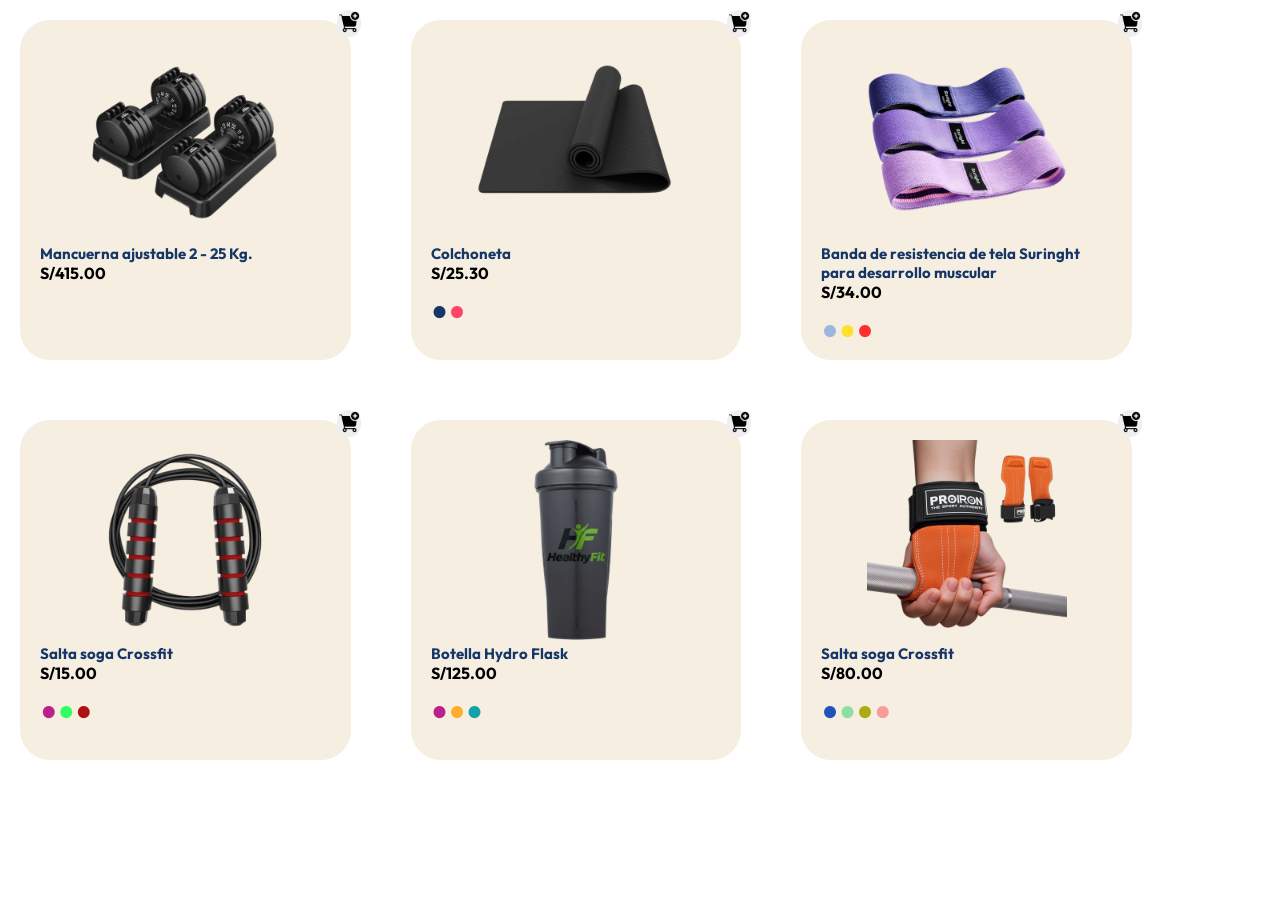
<file: articulos.html>
<!DOCTYPE html>
<html lang="es">
<head>
    <meta charset="UTF-8">
    <meta name="viewport" content="width=device-width, initial-scale=1.0">
    <title>Artículos</title>
        <link rel="stylesheet" href="estilo/estilo.css">
</head>
<body>


    <div class="articulos">
       
        <div class="producto">
            <img src="imagenes/articulos/pesas.png" alt="">
            <p>Mancuerna ajustable 2 - 25 Kg.</p>
            <P>S/415.00 <span></span> <span></span></P>
        
            <button><img src="imagenes/carritomil.png" alt=""></button>
        </div> 

        <div class="producto">
            <img src="imagenes/articulos/colchoneta.png" alt="">
            <p>Colchoneta</p>
            <P>S/25.30 <span></span> <span></span></P>
            <p><span id="color1_prod2">•</span><span id="color2_prod2">•</span>
            <button><img src="imagenes/carritomil.png" alt=""></button>
        </div> 

        <div class="producto">
            <img src="imagenes/articulos/bandas.png" alt="">
            <p>Banda de resistencia de tela Suringht para desarrollo muscular</p>
            <P>S/34.00 <span></span> <span></span></P>
            <p><span id="color1_prod3">•</span><span id="color2_prod3">•</span><span id="color3_prod3">•</span></p>
            <button><img src="imagenes/carritomil.png" alt=""></button>
        </div> 

         <div class="producto">
            <img src="imagenes/articulos/soga.png" alt="">
            <p>Salta soga Crossfit</p>
            <P>S/15.00 <span></span> <span></span></P>
            <p><span id="color1_prod4">•</span><span id="color2_prod4">•</span><span id="color3_prod4">•</span></p>
            <button><img src="imagenes/carritomil.png" alt=""></button>
           </div> 
            <div class="producto">
            <img src="imagenes/articulos/tomatodo.png" alt="">
            <p>Botella Hydro Flask</p>
            <P>S/125.00 <span></span> <span></span></P>
            <p><span id="color1_prod5">•</span><span id="color2_prod5">•</span><span id="color3_prod5">•</span></p>
            <button><img src="imagenes/carritomil.png" alt=""></button>
            </div> 
            <div class="producto">
            <img src="imagenes/articulos/sujetador.png" alt="">
            <p>Salta soga Crossfit</p>
            <P>S/80.00 <span></span> <span></span></P>
            <p><span id="color1_prod6">•</span><span id="color2_prod6">•</span><span id="color3_prod6">•</span><span id="color4_prod6">•</span></p>
            <button><img src="imagenes/carritomil.png" alt=""></button>


        </div> 
    </div>

</body>
</html>
</file>
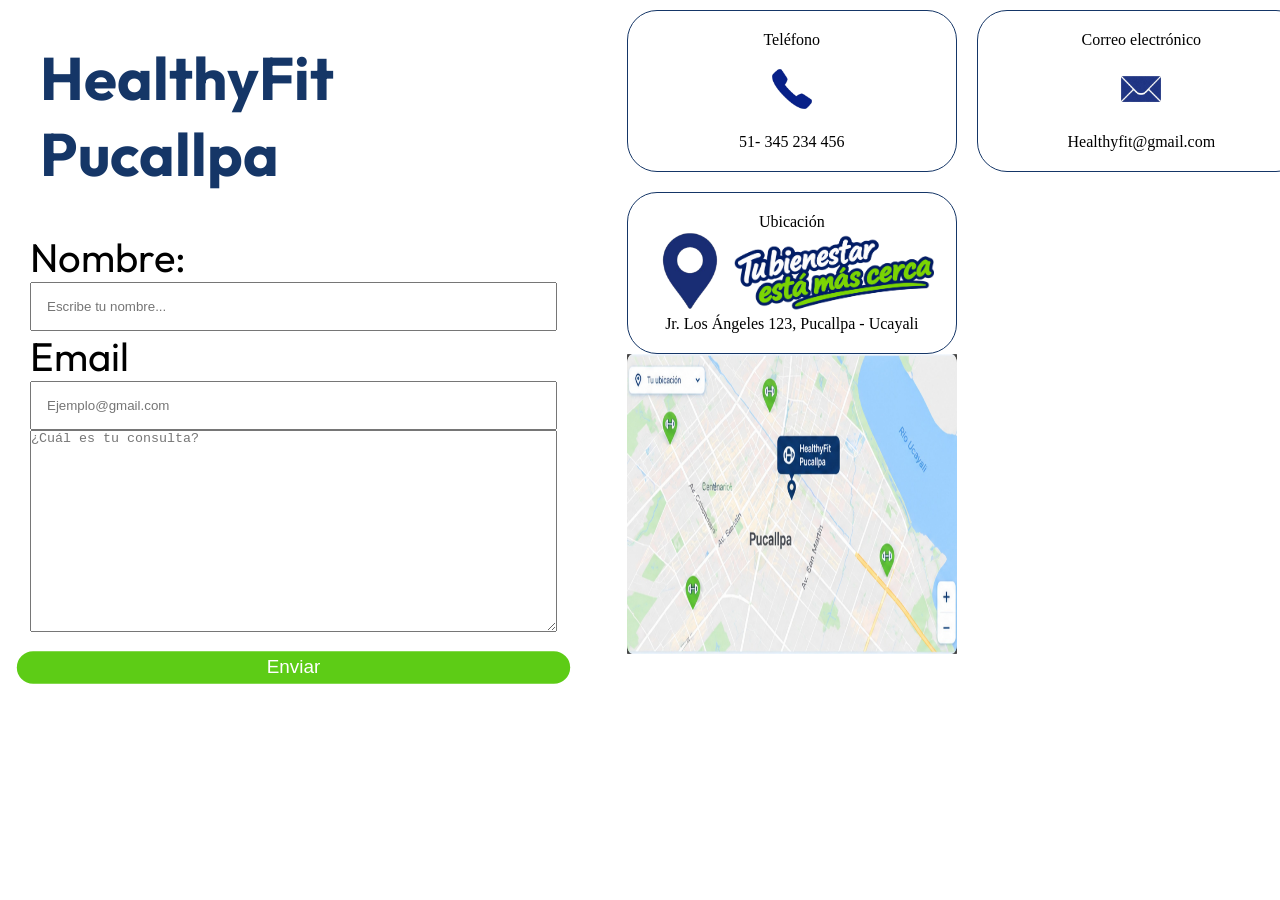
<file: contacto.html>
<!DOCTYPE html>
<html lang="es">
<head>
    <meta charset="UTF-8">
    <meta name="viewport" content="width=device-width, initial-scale=1.0">
    <title>Contacto</title>
        <link rel="stylesheet" href="estilo/estilo.css">
</head>
<body class="form-cont">
    <div class="formulario">
        <h1>
            HealthyFit <br>Pucallpa
        </h1>
        <form action="">
            <label for="nombre">Nombre:</label>
            <input type="text" id="nombre"  placeholder="Escribe tu nombre...">
            <label for="email">Email</label>
            <input type="email" id="email" placeholder="Ejemplo@gmail.com">
            <label for="mensaje"></label>
            <textarea  id="mensaje" placeholder="¿Cuál es tu consulta?"></textarea>
            <button>Enviar</button>
        </form>
    </div>


    <div class="informacion">
        <div class="corr-tel">
            <p>Teléfono</p>
            <img src="imagenes/contacto/TELEFONO.png" alt="">
            <p>51- 345 234 456</p>
        </div>


        <div class="corr-tel">
            <p>Correo electrónico</p>
            <img src="imagenes/contacto/MENSAJE.png" alt="">
            <p>Healthyfit@gmail.com</p>
        </div>
        <div>
            <div class="direccion">
            <div class="ubi-cont">
                <p>Ubicación</p>
                <img src="imagenes/contacto/UBI.png" alt="" class="punto-ubi">
                <img src="imagenes/contacto/FRASE.png" alt="">
                <p>Jr. Los Ángeles 123, Pucallpa - Ucayali</p>

            </div>
             <img src="imagenes/sedes/mapa.jpg" alt="" class="mapa-sedes">
        </div>

    </div>
        </div>
        


        
</body>
</html>
</file>
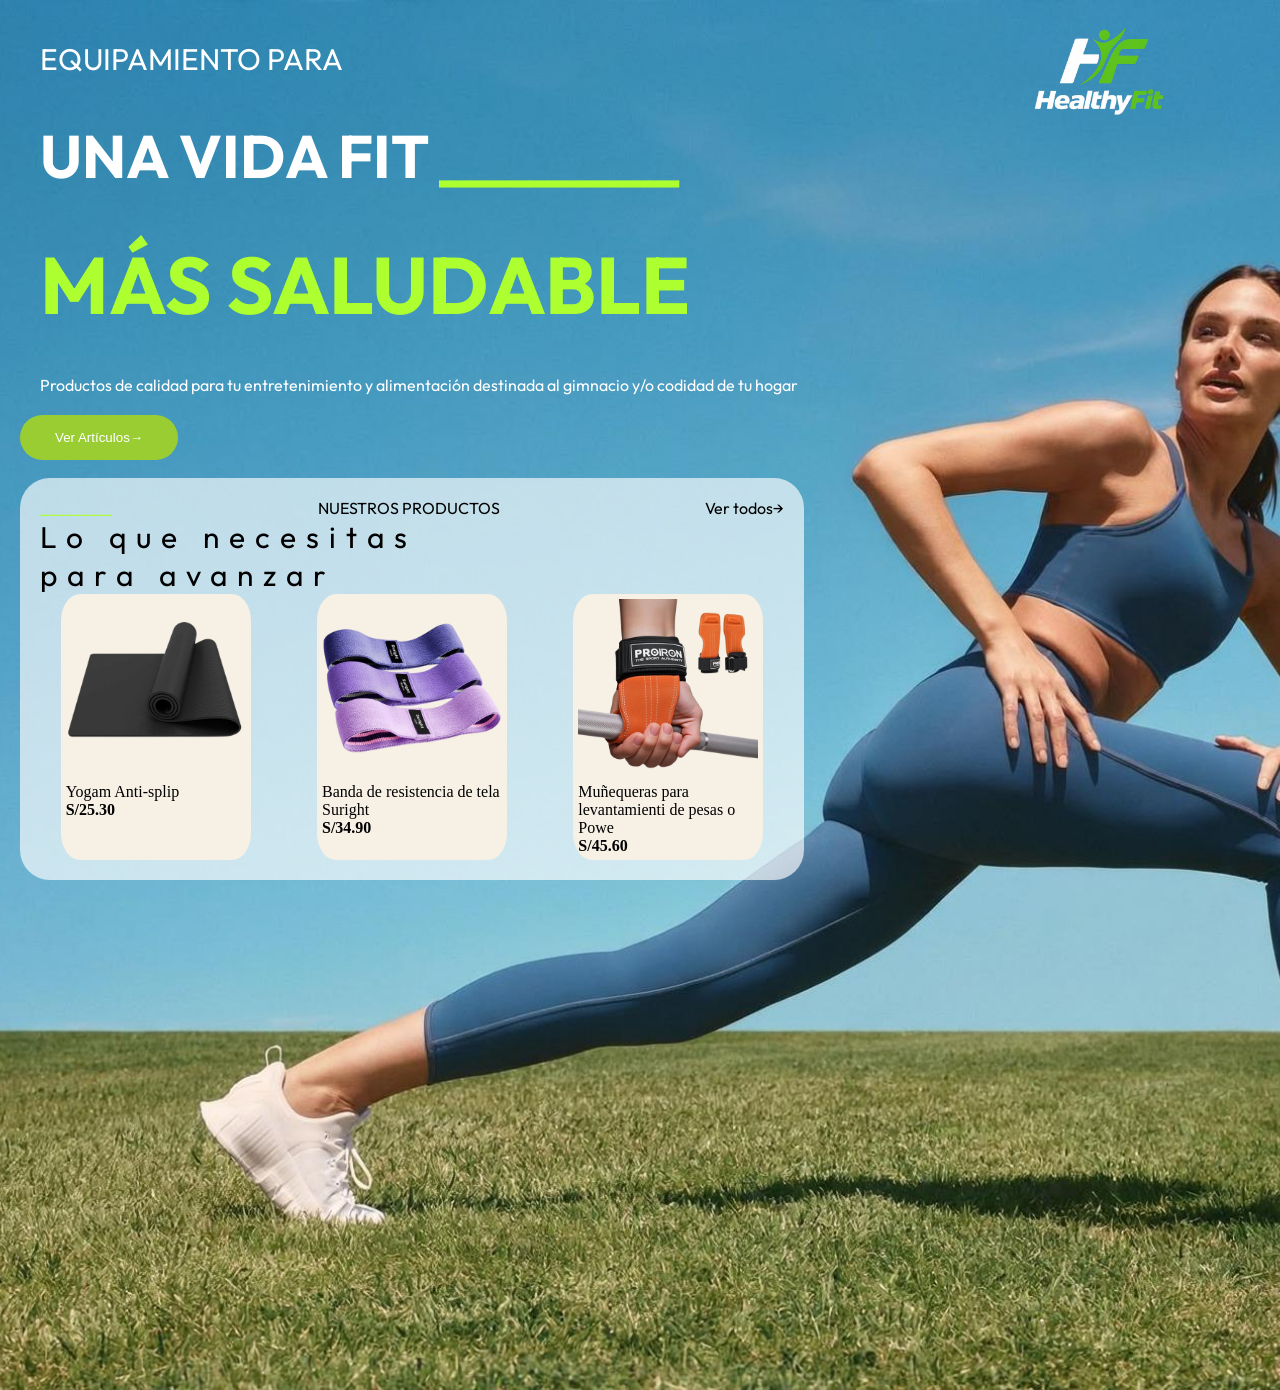
<file: inicio.html>
<!DOCTYPE html>
<html lang="es">
<head>
    <meta charset="UTF-8">
    <meta name="viewport" content="width=device-width, initial-scale=1.0">
    <title>Inicio</title>
    <link rel="stylesheet" href="estilo/estilo.css">
</head>
<body>
    <main>
        <img src="imagenes/icono.png" alt="Healthy Fit" class="logo_portada">
        <section class="portada">
            <div>
                <p class="texto-portada">EQUIPAMIENTO PARA </p>
                <h1>UNA VIDA FIT <span class="linea-verde1">________</span></h1>
                <h2>MÁS SALUDABLE</h2>
                <p class="descripcion">Productos de calidad para tu entretenimiento y alimentación destinada al gimnacio y/o codidad de tu hogar</p>
                <button class="boton-principal">Ver Artículos→</button>
            </div>
            <br>
            <section class="productos-destacados">
                <div class="encabezado-productos">
            
                        <span class="linea-verde2">_________</span> <span>NUESTROS PRODUCTOS</span>
            
                    <a href="articulos.html" class="ver-todo">Ver todos→</a>

                </div>
                <h3>Lo que necesitas <br> para avanzar</h3>

                <div class="productos-tarjetas">

                    <div class="tarjeta">
                    <img src="imagenes/articulos/colchoneta.png" alt="YOGA MAT">
                    <p>Yogam Anti-splip</p>
                    <strong>S/25.30</strong>
                    </div>


                    <div class="tarjeta">
                    <img src="imagenes/articulos/bandas.png" alt="YOGA MAT">
                    <p>Banda de resistencia de tela Suright</p>
                    <strong>S/34.90</strong>
                    </div>

                    <div class="tarjeta">
                    <img src="imagenes/articulos/sujetador.png" alt="YOGA MAT">
                    <p>Muñequeras para levantamienti de pesas o Powe</p>
                    <strong>S/45.60</strong>
                    </div>

                </div>

            </section>

        </section>
    </main>
</body>
</html>
</file>
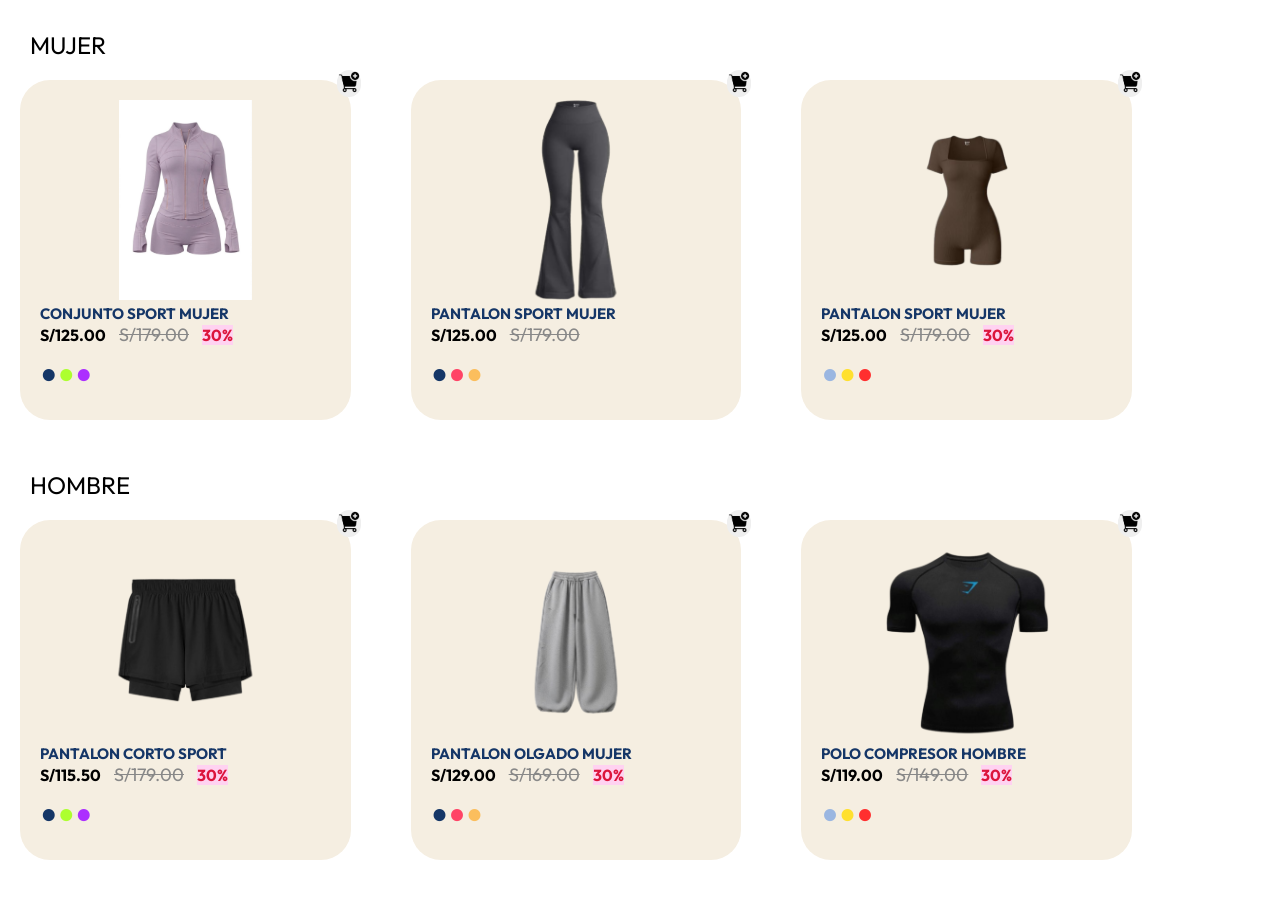
<file: ropa.html>
<!DOCTYPE html>
<html lang="es">
<head>
    <meta charset="UTF-8">
    <meta name="viewport" content="width=device-width, initial-scale=1.0">
    <title>Ropa</title>
        <link rel="stylesheet" href="estilo/estilo.css">
</head>
<body>
    <p class="seccion">MUJER</p>

    <div class="mujer">
       
        <div class="producto">
            <img src="imagenes/ropa/sport_conjunto_mujer.jpg" alt="">
            <p>CONJUNTO SPORT MUJER</p>
            <P>S/125.00 <span class="pr-ant">S/179.00</span> <span class="desc">30%</span></P>
            <p><span id="color1_prod1">•</span><span id="color2_prod1">•</span><span id="color3_prod1">•</span></p>
            <button><img src="imagenes/carritomil.png" alt=""></button>
        </div> 

        <div class="producto">
            <img src="imagenes/ropa/pantalon_sport mujer.png" alt="">
            <p>PANTALON SPORT MUJER</p>
            <P>S/125.00 <span class="pr-ant">S/179.00</span> <span class="desc"></span></P>
            <p><span id="color1_prod2">•</span><span id="color2_prod2">•</span><span id="color3_prod2">•</span></p>
            <button><img src="imagenes/carritomil.png" alt=""></button>
        </div> 

        <div class="producto">
            <img src="imagenes/ropa/enterizo_mujer.png" alt="">
            <p>PANTALON SPORT MUJER</p>
            <P>S/125.00 <span class="pr-ant">S/179.00</span> <span class="desc">30%</span></P>
            <p><span id="color1_prod3">•</span><span id="color2_prod3">•</span><span id="color3_prod3">•</span></p>
            <button><img src="imagenes/carritomil.png" alt=""></button>
        </div> 
    </div>

    <p class="seccion">HOMBRE</p>
    <div class="hombre">
       
        <div class="producto">
            <img src="imagenes/ropa/short_hombre.png" alt="">
            <p>PANTALON CORTO SPORT</p>
            <P>S/115.50 <span class="pr-ant">S/179.00</span> <span class="desc">30%</span></P>
            <p><span id="color1_prod1">•</span><span id="color2_prod1">•</span><span id="color3_prod1">•</span></p>
            <button><img src="imagenes/carritomil.png" alt=""></button>
        </div> 

        <div class="producto">
            <img src="imagenes/ropa/pantalon_hombre.png" alt="">
            <p>PANTALON OLGADO MUJER</p>
            <P>S/129.00 <span class="pr-ant">S/169.00</span> <span class="desc">30%</span></P>
            <p><span id="color1_prod2">•</span><span id="color2_prod2">•</span><span id="color3_prod2">•</span></p>
            <button><img src="imagenes/carritomil.png" alt=""></button>
        </div> 

        <div class="producto">
            <img src="imagenes/ropa/polo_hombre.png" alt="">
            <p>POLO COMPRESOR HOMBRE</p>
            <P>S/119.00 <span class="pr-ant">S/149.00</span> <span class="desc">30%</span></P>
            <p><span id="color1_prod3">•</span><span id="color2_prod3">•</span><span id="color3_prod3">•</span></p>
            <button><img src="imagenes/carritomil.png" alt=""></button>
        </div> 
    </div>

    
</body>
</html>
</file>
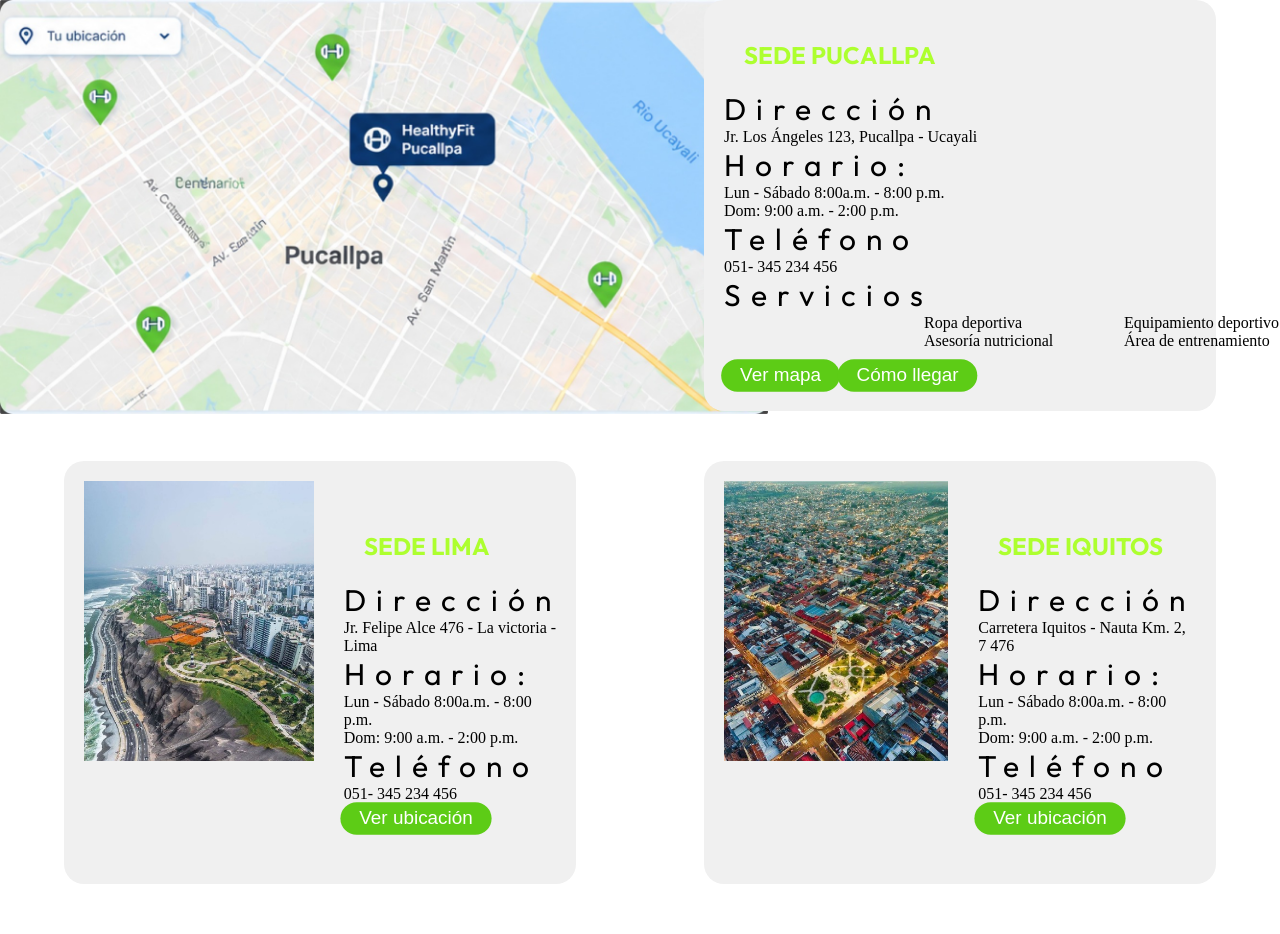
<file: sedes.html>
<!DOCTYPE html>
<html lang="es">
<head>
    <meta charset="UTF-8">
    <meta name="viewport" content="width=device-width, initial-scale=1.0">
    <title>Sedes</title>
        <link rel="stylesheet" href="estilo/estilo.css">
</head>
<body>
    <div class="contenedor-sedes">

    <div class="mapa">
        <img src="imagenes/sedes/mapa.jpg" alt="">
    </div>

    <div class="pucallpa">

    <div>
    <h2>SEDE PUCALLPA</h2>
    <h3>Dirección</h3>
    <p>Jr. Los Ángeles 123, Pucallpa -  Ucayali</p>
    <h3>Horario:</h3>
    <p>Lun - Sábado 8:00a.m. - 8:00 p.m. <br>Dom: 9:00 a.m. - 2:00 p.m.</p>
    <h3>Teléfono</h3>
    <p>051- 345 234 456</p>
    <h3>Servicios</h3>
    </div>

<div class="lista-servicios">
        <span>Ropa deportiva</span>
        <span>Equipamiento deportivo</span>
        <span>Asesoría nutricional</span>
        <span>Área de entrenamiento</span>
    </div>

     <div class="botones-sede">
        <button>Ver mapa</button>
        <button>Cómo llegar</button>
    </div>

    </div>




    
    <div class="sede-lima">
        <img src="imagenes/sedes/lima.jpg" alt="">



        <div class="info-sede">
            <h2>SEDE LIMA</h2>

    <h3>Dirección</h3>
    <p>Jr. Felipe Alce 476 - La victoria - Lima</p>
    <h3>Horario:</h3>
    <p>Lun - Sábado 8:00a.m. - 8:00 p.m. <br>Dom: 9:00 a.m. - 2:00 p.m.</p>
    <h3>Teléfono</h3>
    <p>051- 345 234 456</p>
   <button>Ver ubicación</button>
  </div>

    </div>


        <div class="sede-iquitos">
        <img src="imagenes/sedes/iquitos.jpg" alt="">
        <div class="info-sede">
            <h2>SEDE IQUITOS</h2>
            <h3>Dirección</h3>
            <p>Carretera Iquitos - Nauta Km. 2, 7 476</p>
            <h3>Horario:</h3>
            <p>Lun - Sábado 8:00a.m. - 8:00 p.m. <br>Dom: 9:00 a.m. - 2:00 p.m.</p>
            <h3>Teléfono</h3>
            <p>051- 345 234 456</p>
            <button>Ver ubicación</button>
            
        </div>
         </div>
    </div>     
</body>
</html>
</file>
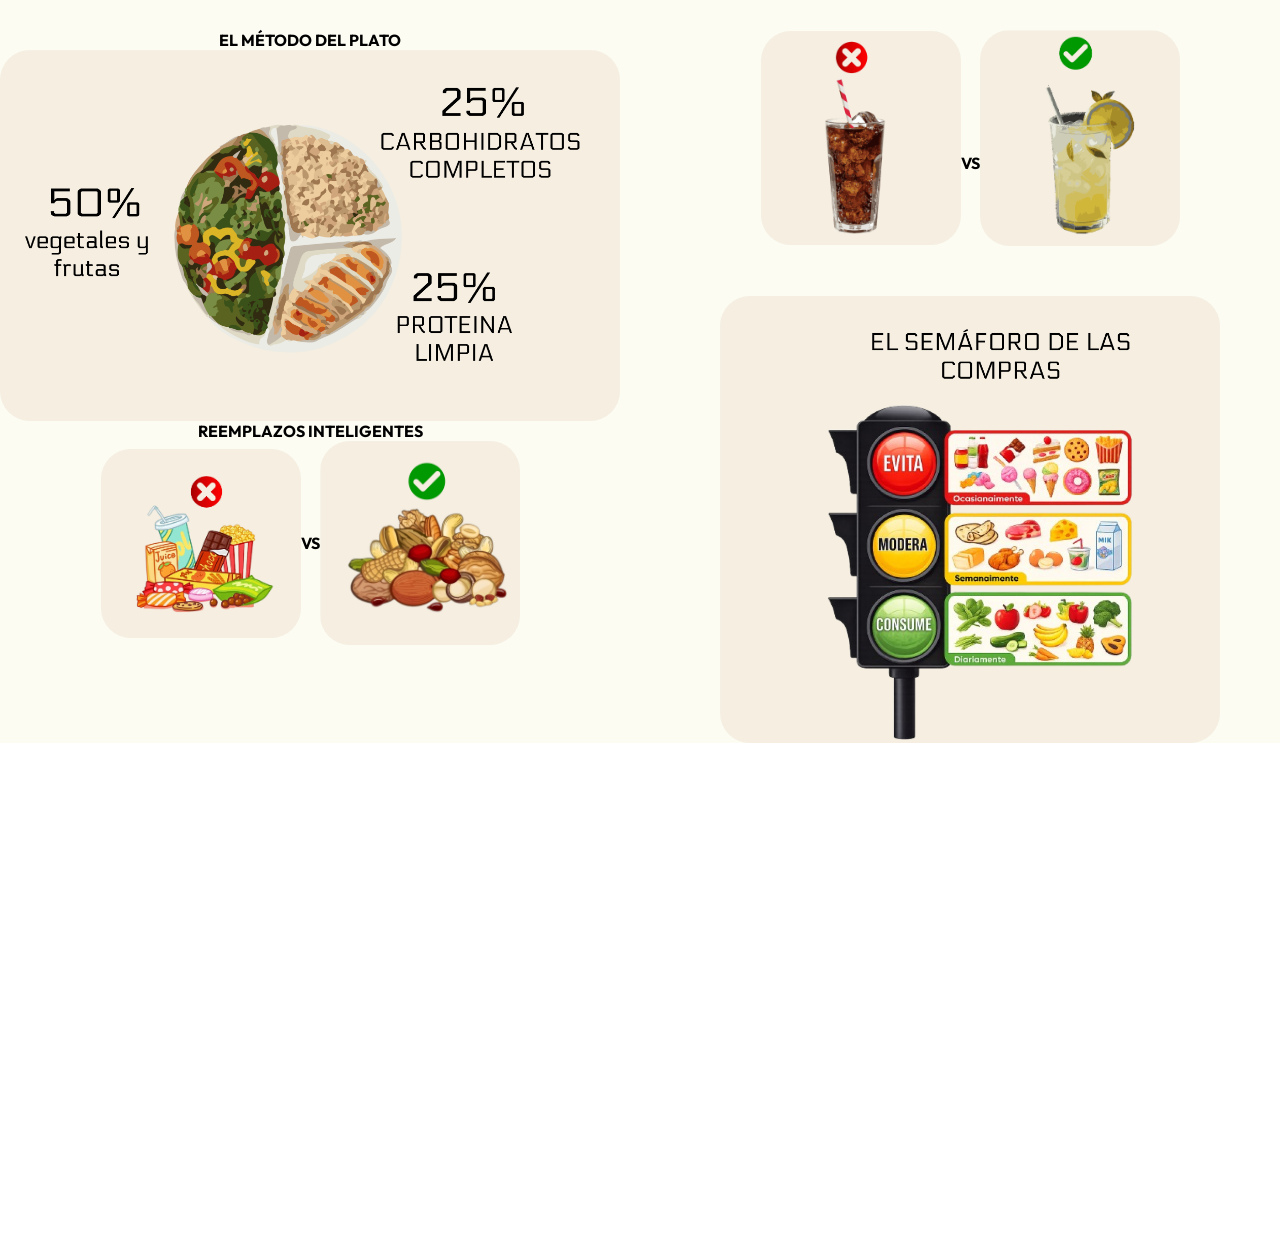
<file: tips.html>
<!DOCTYPE html>
<html lang="es">
<head>
    <meta charset="UTF-8">
    <meta name="viewport" content="width=device-width, initial-scale=1.0">
    <title>Tips</title>
        <link rel="stylesheet" href="estilo/estilo.css">
</head>
<body>
<div class="cont_tips">
    <section class="metodo">
        <p>EL MÉTODO DEL PLATO</p>
        <div>
        <img src="imagenes/tips/metodo.png" alt="">
         </div>
         <p>REEMPLAZOS INTELIGENTES</p>
         <div>
            <img src="imagenes/tips/chatarra2.png" alt="">
            <p>VS</p>
            <img src="imagenes/tips/natural2.png" alt="">
         </div>
    </section>

    <section>
        <div>
            <img src="imagenes/tips/coca2.png" alt="">
            <p>VS</p>
            <img src="imagenes/tips/limonada2.png" alt="">
        </div>
        <div>
            <img src="imagenes/tips/semaforo2.png" alt="">
        </div>
    </section>

</div>
</body>
</html>
</file>
<file: estilo/estilo.css>
@import url('https://fonts.googleapis.com/css2?family=Outfit:wght@100..900&display=swap');
*{
    margin: 0;
    padding:0
}
/*INDEX MENU*/
.pagina{
    width: 100%;
}
nav{
    background-color: #153667;
    width: 100%;
    min-height: 100px;
    border-radius: 20px 20px 0px 0px;
    display: flex;
    align-items: center;
}
nav img{
    width: 65px;
}

.enlaces-menu{
    display: flex;
    align-items: center;
    gap: 30px;
    position: absolute;
    left: 50%;
    transform: translateX(-50%);
    font-family: "Outfit", sans-serif;
}
.enlaces-menu a{
    color: white;
    text-decoration: none;
}
.enlaces-menu a:hover{
    color: darkgray;
}

nav button{
    margin-left: 80%;
    background-color: rgb(165, 243, 07);
    color: white;
    padding: 10px;
    border-radius: 15px;
    border: none;
    cursor: pointer;
    transition: background-color 0.2s ease;
    transform: scale(1.05);
}
nav button:hover{
    background-color: rgb(178, 255, 71) ;
}
iframe{
    width: 100%;
    height: 100vh;
    border: none;
}

/*AQUÍ PERSONALIZO INICIO*/
.portada{
    min-height: calc(150vh);
    background-image: url("../imagenes/portada.jpg");
    background-size: cover;
    background-position: center;
    padding: 20px;
}
.logo_portada{
    position: absolute;
    width: 150px;
    left: 80%;
}
.texto-portada{
    color: white;
    font-family: "Outfit", sans-serif;
    font-size: 30px;
    padding: 20px;
    
}
h1{
    font-family: "Outfit", sans-serif;
    color: white;
    font-size: 60px;
    padding: 20px;
}
h2{
    color: greenyellow ;
    font-size: 80px;
    font-family: "Outfit", sans-serif;
    padding: 20px;
}
.linea-verde1{
    color: greenyellow;
}
.descripcion{
    color: white;
    font-family: "Outfit", sans-serif;
    padding: 20px;
}
.boton-principal{
    background-color: yellowgreen;
    padding: 15px 35px;
    border-radius: 30px;
    color: white;
    border: none;
    
}
.boton-principal:hover{
    background-color:rgb(178, 255, 171);
    cursor: pointer;
}
.productos-destacados{
    background-color: rgb(255, 255, 255, 0.65);
    width: 60%;
    border-radius: 30px;
    padding: 20px;
}
.encabezado-productos{
    display: flex;
    justify-content: space-between;
    font-family: "Outfit", sans-serif;
}
.linea-verde2{
    color: greenyellow;
}
.ver-todo{
    color: black;
    text-decoration: none;
}
.ver-todo:hover{
    color: white;
}
h3{
    font-family: "Outfit", sans-serif;
    font-size: 30px;
    font-weight: 400;
    letter-spacing: 10px;
}
.productos-tarjetas{
    display: flex;
    justify-content: space-around;
    gap: 25px;
}
.tarjeta{
    background-color: #f6f0e5;
    width: 180px;
    padding: 5px;
    border-radius: 10%;
}
.tarjeta:hover{
    background-color: rgb(75, 75, 75);
}
.tarjeta img{
    width: 100%;
    
}

footer{
    width: 100%;
    min-height: 100px;
    background-color: #153667;
    color: white;
    font-family: "Outfit", sans-serif;
    display: flex;
    align-items: center;
    justify-content: center;
}
/*===============================
AQUÍ PERSONALIZO SECCIÓN DE ROPA
=================================*/
.mujer,
.hombre,
.articulos{
    width: 90%;
    display: grid;
    grid-template-columns: repeat(3, 2fr);
    gap: 20px;
}
.producto{
    position: relative;
    height: 300px;
    background-color: #f5eee1;
    margin-bottom: 50px;
    border-radius: 30px;
    padding: 20px;
    margin: 20px;
}
.producto:hover{
    background-color: #777;
    
}
.producto img{
    width: 100%;
    height: 200px;
    object-fit: contain;
    

}
.producto p:nth-of-type(1){
    color: #153667;
    font-family: "Outfit", sans-serif;
    font-weight: bolder;
    font-size: 15px;
}
.producto p:nth-of-type(2){
    font-family: "Outfit", sans-serif;
    font-weight: bolder;
}
.pr-ant{
    color: #888;
    text-decoration: line-through;
    font-weight: lighter;
    margin-left: 10px;
    font-size: 18px;
}
.desc{
    color: crimson;
    margin-left: 10px;
    font-size: medium;
    background-color: #ffd2f1;

}
.producto button img{
    width: 24px;
    height: 24px;

}
.producto button{
    position: absolute;
    top: -10px;
    right: -10px;
    border-radius: 80px;
    border: none;
    

}
.producto button:hover{
    background-color: #777;
}
.seccion{
    font-size: x-large;
    font-family: "Outfit", sans-serif;
    margin-top: 30px;
    margin-left: 30px;

}
#color1_prod1{
    color: #153667;
    font-size: 50px;
}
#color2_prod1{
    color: greenyellow;
    font-size: 50px;
}
#color3_prod1{
    color: rgb(172, 47, 255);
    font-size: 50px;
}
#color1_prod2{
    color: #153667;
    font-size: 50px;
}
#color2_prod2{
    color: rgb(255, 68, 102);
    font-size: 50px;
}

#color3_prod2{
    color: rgb(251, 190, 93);
    font-size: 50px;
}

#color1_prod3{
    color: #9ab6e1;
    font-size: 50px;
}

#color2_prod3{
    color: rgb(255, 224, 47);
    font-size: 50px;
}
#color3_prod3{
    color: rgb(255, 47, 47);
    font-size: 50px;
}


#color1_prod4{
    color: #bb218d;
    font-size: 50px;
}

#color2_prod4{
    color: rgb(47, 255, 99);
    font-size: 50px;
}
#color3_prod4{
    color: rgb(172, 19, 19);
    font-size: 50px;
}


#color1_prod5{
    color: #bb218d;
    font-size: 50px;
}

#color2_prod5{
    color: rgb(255, 172, 47);
    font-size: 50px;
}
#color3_prod5{
    color: rgb(19, 162, 172);
    font-size: 50px;
}


#color1_prod6{
    color: #2152bb;
    font-size: 50px;
}

#color2_prod6{
    color: rgb(139, 223, 160);
    font-size: 50px;
}
#color3_prod6{
    color: rgb(170, 172, 19);
    font-size: 50px;
}
#color4_prod6{
    color: rgb(247, 155, 155);
    font-size: 50px;
}

/*===============================
AQUÍ PERSONALIZO TIPS
=================================*/
.cont_tips{
    background-color: #fcfcf3;
    width: 100%;
    display: grid;
    grid-template-columns: 1fr 1fr;
    gap: 40px;
    font-family: "Outfit", sans-serif;
    margin-bottom: 500px;
    
}

.cont_tips img{
    max-width: 100%;
    height: auto;
    border-radius: 30px;
}
.metodo div:nth-of-type(2) img{
    max-width: 200px;
}
.cont_tips section div{
    display: flex;
    flex-direction: row;
    justify-content: center;
    align-items: center;
}
.cont_tips section:nth-child(2) div:first-child img{
    max-width: 200px;
    margin-bottom: 50px;
}
.cont_tips section:nth-child(2) div:last-child img{
    max-width: 500px;
}
.cont_tips section{
    text-align: center;
    font-weight: bolder;
    margin-top: 30px;
}
/*===============================
AQUÍ PERSONALIZO SEDES
=================================*/
.contenedor-sedes{
    width: 100%;
    display: grid;
    grid-template-columns: 1fr 1fr;
}
.mapa img{
    width: 120%;
    height: auto;
}

.pucallpa,
.sede-lima,
.sede-iquitos{
    background-color: #f0f0f0;
    margin-left: 10%;
    padding: 20px;
    margin-bottom: 50px;
    margin-right: 10%;
    border-radius: 20px;
}

.sede-lima ,
.sede-iquitos {
    display: flex;
}

.sede-lima img,
.sede-iquitos img{
    max-height: 280px;
}

.pucallpa img{
    width: 100%;

}
.pucallpa h2,
.sede-lima h2,
.sede-iquitos h2{
    font-size: 24px;

}
.lista-servicios{
    margin-left: 200px;
    margin-bottom: 10px;
    display:grid ;
    grid-template-columns: 200px 200px;

}
.contenedor-sedes button{
    border: none;

    background-color: #5dcc16;
    color: white;

    padding: 5px 18px;

    border-radius: 20px;
    font-size: 18px;
    font-family: Arial, Helvetica, sans-serif;

    cursor: pointer;

    transition: background-color 0.2s ease;

    transform: scale(1.05);

}
.contenedor-sedes button:hover{
    background-color: #d3ffb9;
    transform: scale(1.05);
}
.sede-lima .info-sede,
.sede-iquitos .info-sede{
    flex: 1;
    padding: 30px;

}
/*===============================
AQUÍ PERSONALIZO CONTACTO
=================================*/
.form-cont{
    display: grid;
    grid-template-columns: 45% 55%;
    gap: 50px;
    margin: 10px;
}
.formulario{
    width: 100%;

}
.formulario h1{
    color: #153667;
    margin: 10px;

}
.formulario form{
    display: flex;
    flex-direction: column;
    margin: 20px;
}
.formulario label{
    font-size: 40px; 
    font-family: "Outfit", sans-serif;

}
.formulario form > input{
    padding: 15px;
}
.formulario form > textarea{
    height: 200px;
}
.formulario button{
    
    border: none;

    background-color: #5dcc16;
    color: white;

    padding: 5px 18px;

    border-radius: 20px;
    font-size: 18px;
    font-family: Arial, Helvetica, sans-serif;

    cursor: pointer;
    margin-top: 20px;
    transition: background-color 0.2s ease;

    transform: scale(1.05);

}
.formulario button:hover{
    background-color: #d3ffb9;
    transform: scale(1.05);
}
.informacion{
    display: grid;
    grid-template-columns: 1fr 1fr;
    width: 98%;
    gap: 20px;
    height: 150px;

}
.corr-tel{
    text-align: center;
    border:1px solid #153667;
    border-radius: 30px;
    padding: 20px;

}
.corr-tel img{
    width: 80px;
}
.direccion{
    display: grid;
    grid-template-columns: auto;
    margin-left: auto;
    text-align: center;
   

}
.ubi-cont{
    border:1px solid #153667;
    border-radius: 30px;
    padding: 20px;
}
.ubi-cont img{
width: 200px;

}
.punto-ubi{
    max-width: 80px;
}
.mapa-sedes{
    width: 100%;
    height: 300px;
}
</file>
